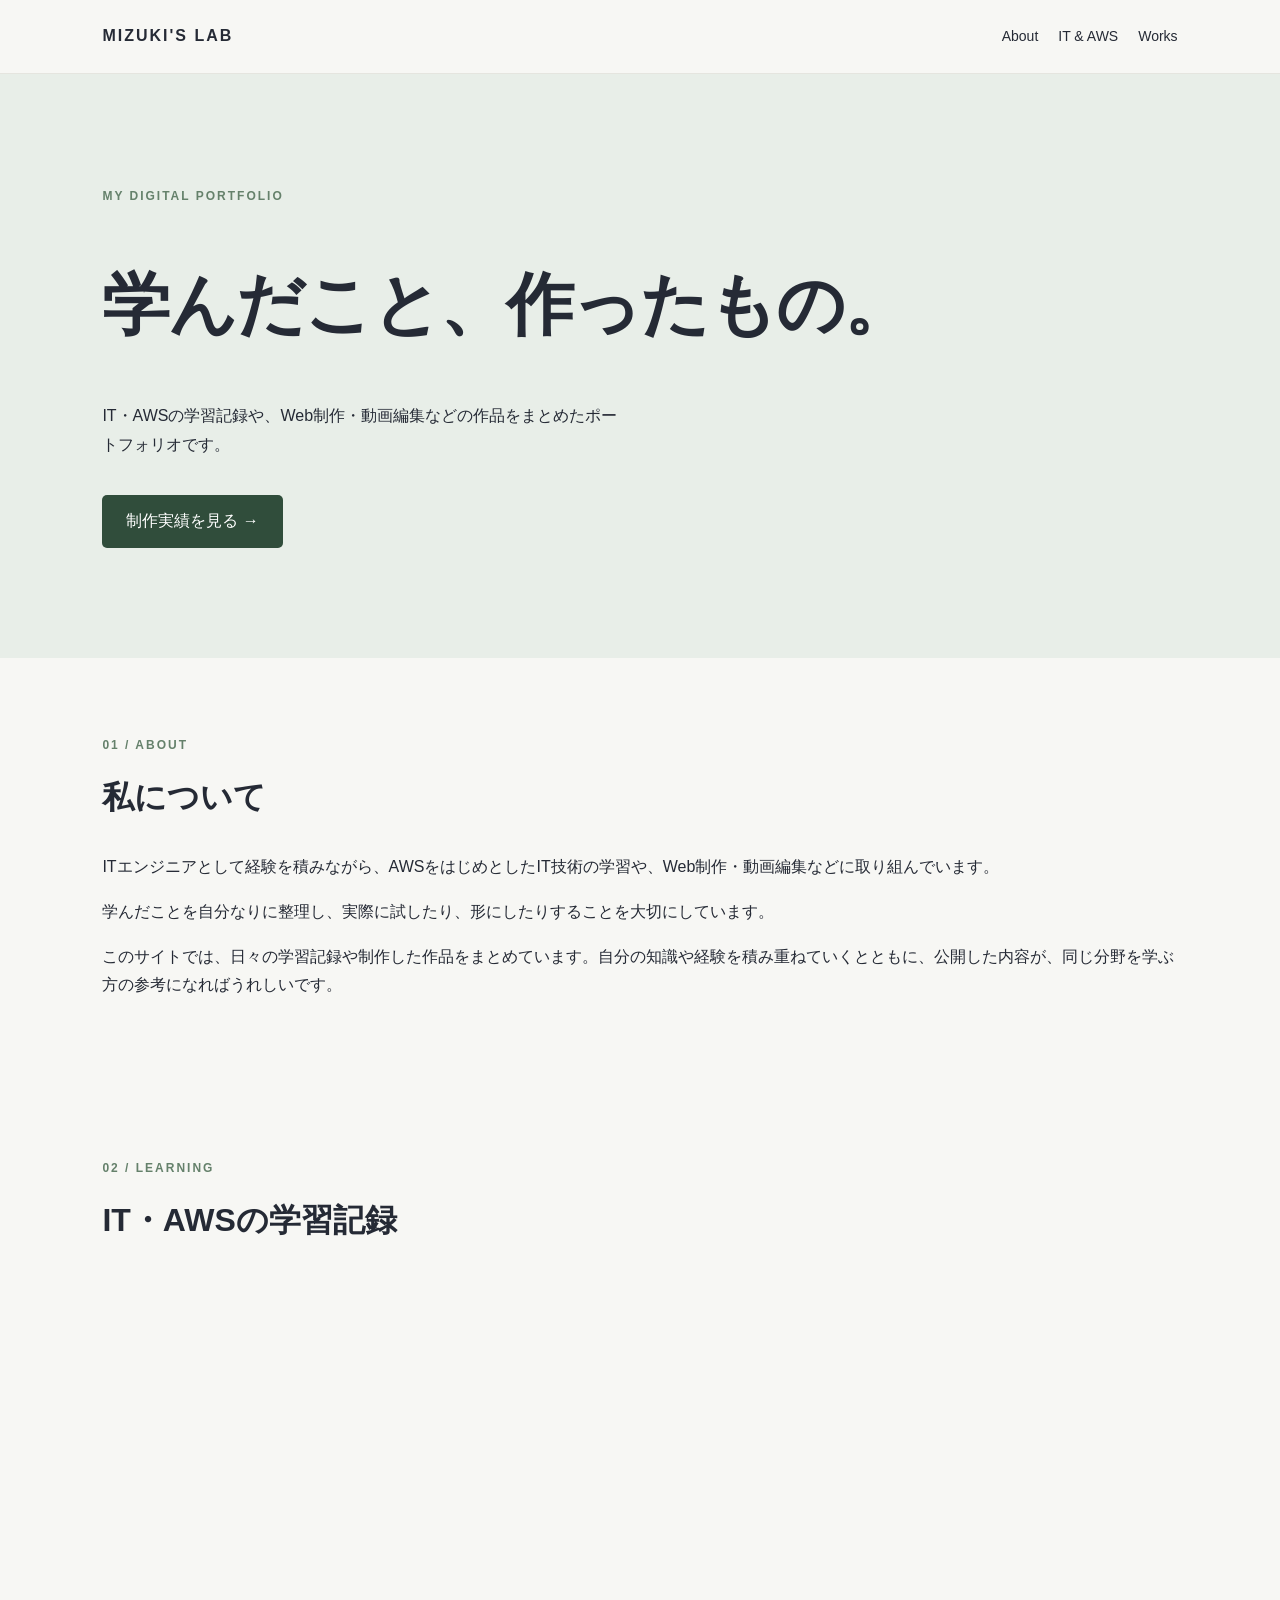
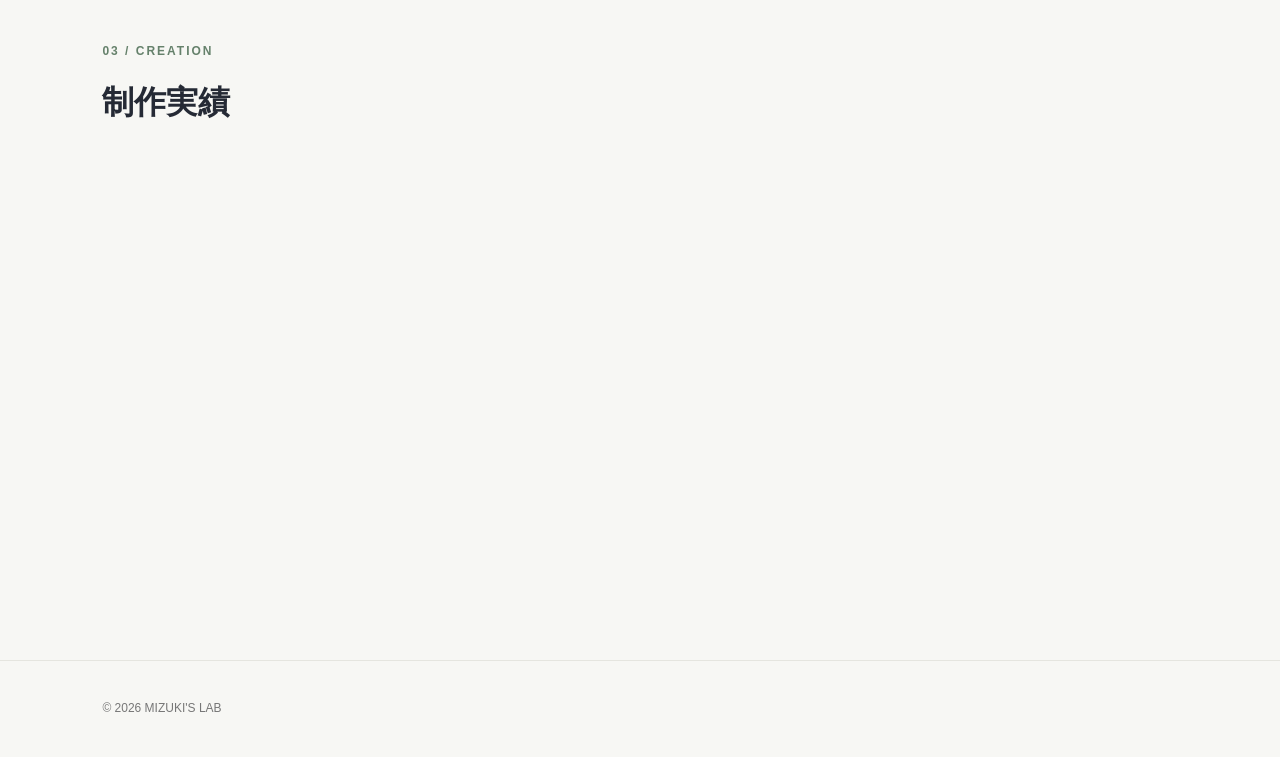
<file: index.html>
<!DOCTYPE html>
<html lang="ja">
<head>
  <meta charset="UTF-8">
  <meta name="viewport" content="width=device-width, initial-scale=1.0">
  <meta name="description" content="IT・AWSの学習記録とクリエイティブ作品をまとめたポートフォリオ。">
  <title>MIZUKI'S LAB | Digital Portfolio</title>
  <link rel="stylesheet" href="css/style.css">
</head>

<body>
  <header class="header">
    <a class="logo" href="#">MIZUKI'S LAB</a>
    <nav>
      <a href="#about">About</a>
      <a href="#it">IT &amp; AWS</a>
      <a href="#works">Works</a>
    </nav>
  </header>

  <main>
    <section class="hero">
      
      <p class="eyebrow">MY DIGITAL PORTFOLIO</p>
      <h1>学んだこと、作ったもの。</h1>
      <p>IT・AWSの学習記録や、Web制作・動画編集などの作品をまとめたポートフォリオです。</p>
      <a class="button" href="#works">制作実績を見る →</a>

    </section>

    
    <section id="about" class="section">
      <p class="eyebrow">01 / ABOUT</p>
      <h2>私について</h2>
      <p>ITエンジニアとして経験を積みながら、AWSをはじめとしたIT技術の学習や、Web制作・動画編集などに取り組んでいます。</p>
      <p>学んだことを自分なりに整理し、実際に試したり、形にしたりすることを大切にしています。</p>
      <p>このサイトでは、日々の学習記録や制作した作品をまとめています。自分の知識や経験を積み重ねていくとともに、公開した内容が、同じ分野を学ぶ方の参考になればうれしいです。</p>
    </section>

    <section id="it" class="section">
      <p class="eyebrow">02 / LEARNING</p>
      <h2>IT・AWSの学習記録</h2>
      <div class="cards">
        <a class="card" href="articles/aws-learning.html">
          <span>CLOUD</span>
          <h3>AWSの学習ノート</h3>
          <p>AWSのサービスの特徴や、学習して理解したことをまとめています。</p>
        </a>
        
        <a class="card" href="articles/it-basics.html">
          <span>TECHNOLOGY</span>
          <h3>ITの基礎知識</h3>
          <p>IT用語や技術の仕組みを、自分なりに整理して紹介します。</p>
        </a>

      </div>
    </section>

    
    <section id="works" class="section">
      <p class="eyebrow">03 / CREATION</p>
      <h2>制作実績</h2>
      <div class="cards">
        <a class="card" href="works/portfolio-site.html">
          <span>WEB DESIGN</span>
          <h3>ポートフォリオサイト</h3>
          <p>HTML・CSS・JavaScriptを使って制作している、自分のWebサイトです。</p>
        </a>
        
        <a class="card" href="works/video-editing.html">
          <span>VIDEO EDITING</span>
          <h3>動画編集</h3>
          <p>動画編集の取り組みや、制作した作品を紹介します。</p>
        </a>
        
        
        <a class="card" href="works/illustration-design.html">
          <span>ILLUSTRATION &amp; DESIGN</span>
          <h3>イラスト・デザイン</h3>
          <p>イラストやデザインの練習、制作した作品を紹介します。</p>
        </a>


      </div>
    </section>

  </main>

  <footer>
    <p>© 2026 MIZUKI'S LAB</p>
  </footer>

  <script src="js/main.js" defer></script>
</body>
</html>
</file>
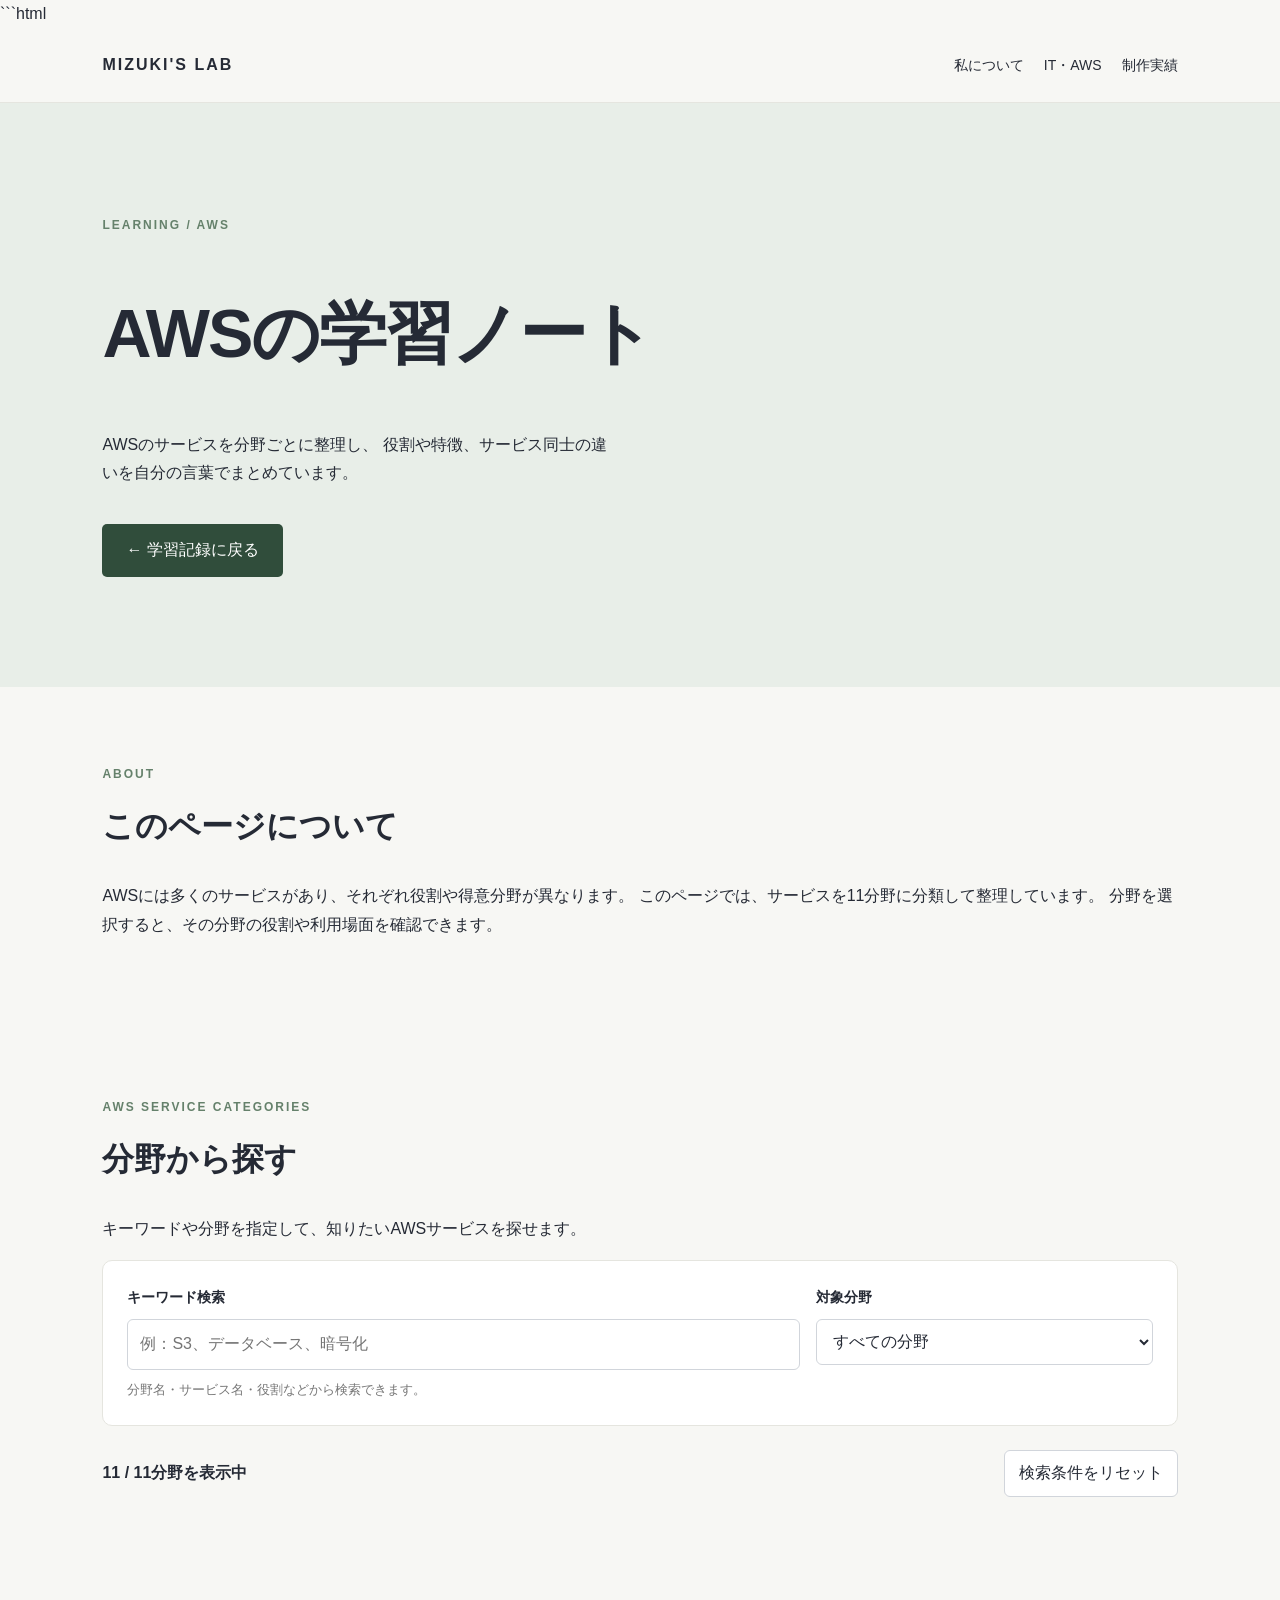
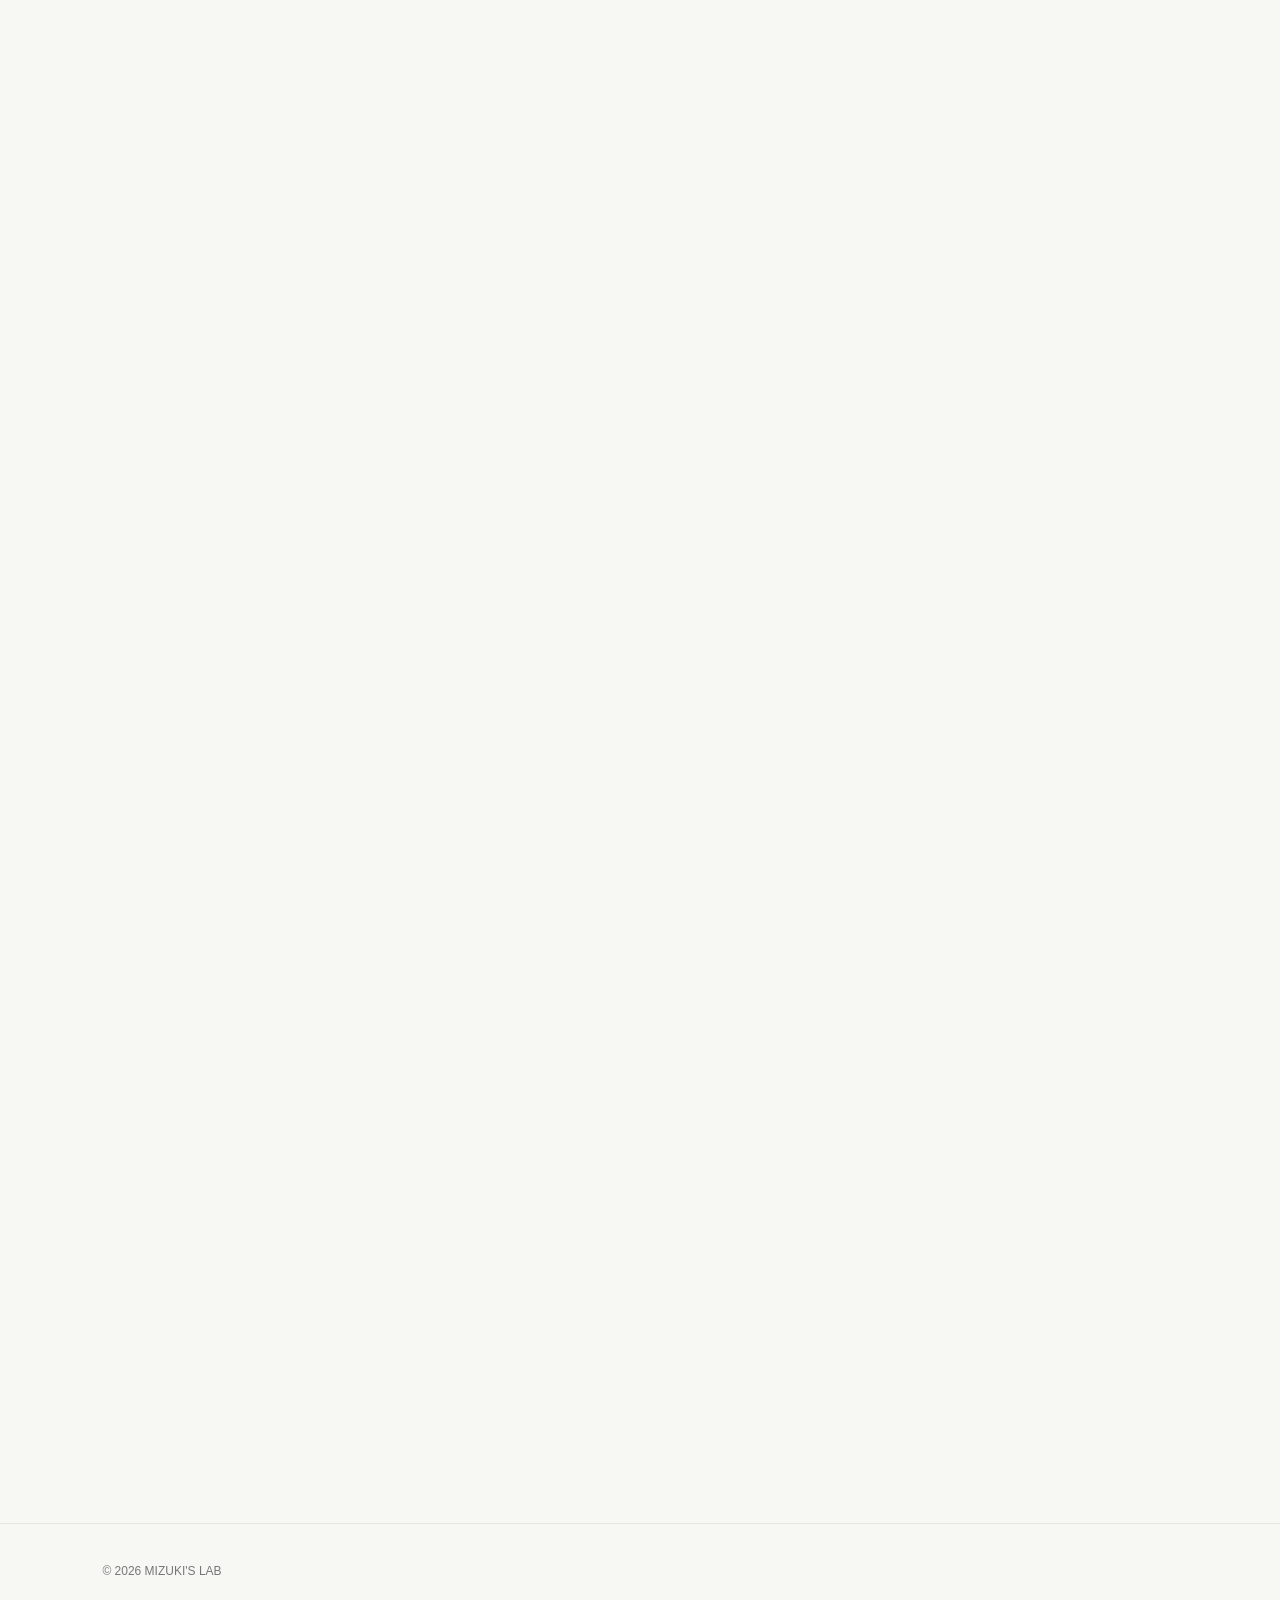
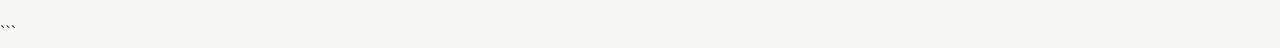
<file: articles/aws-learning.html>
```html
<!DOCTYPE html>
<html lang="ja">
<head>
  <meta charset="UTF-8">
  <meta name="viewport" content="width=device-width, initial-scale=1.0">

  <meta
    name="description"
    content="AWSの主要サービスを11分野に分類し、役割や特徴を整理した学習ノート。"
  >

  <title>AWSの学習ノート | MIZUKI'S LAB</title>

  <link rel="stylesheet" href="../css/style.css">
  <script src="../js/main.js" defer></script>
</head>

<body>

  <!-- ヘッダー -->

  <header class="header">
    <a class="logo" href="../index.html">MIZUKI'S LAB</a>

    <nav>
      <a href="../index.html#about">私について</a>
      <a href="../index.html#it">IT・AWS</a>
      <a href="../index.html#works">制作実績</a>
    </nav>
  </header>

  <main>

    <!-- ページ紹介 -->

    <section class="hero">
      <p class="eyebrow">LEARNING / AWS</p>

      <h1>AWSの学習ノート</h1>

      <p>
        AWSのサービスを分野ごとに整理し、
        役割や特徴、サービス同士の違いを自分の言葉でまとめています。
      </p>

      <a class="button" href="../index.html#it">
        ← 学習記録に戻る
      </a>
    </section>

    <!-- このページについて -->

    <section class="section">
      <p class="eyebrow">ABOUT</p>

      <h2>このページについて</h2>

      <p>
        AWSには多くのサービスがあり、それぞれ役割や得意分野が異なります。
        このページでは、サービスを11分野に分類して整理しています。
        分野を選択すると、その分野の役割や利用場面を確認できます。
      </p>
    </section>

    <!-- AWS分野一覧 -->

    <section class="section" id="aws-topics">

      <p class="eyebrow">AWS SERVICE CATEGORIES</p>

      <h2>分野から探す</h2>

      <p>
        キーワードや分野を指定して、知りたいAWSサービスを探せます。
      </p>

      <!-- 検索・フィルター -->

      <div class="aws-search-panel">

        <div class="aws-form-group">
          <label for="aws-search">キーワード検索</label>

          <input
            class="aws-input"
            type="search"
            id="aws-search"
            placeholder="例：S3、データベース、暗号化"
            autocomplete="off"
          >

          <p class="aws-search-hint">
            分野名・サービス名・役割などから検索できます。
          </p>
        </div>

        <div class="aws-form-group">
          <label for="aws-category-filter">対象分野</label>

          <select class="aws-select" id="aws-category-filter">
            <option value="all">すべての分野</option>
            <option value="compute">コンピューティング</option>
            <option value="storage">ストレージ</option>
            <option value="database">データベース</option>
            <option value="network">ネットワーク・コンテンツ配信</option>
            <option value="security">セキュリティ・認証・権限管理</option>
            <option value="analytics">データ分析・データ処理</option>
            <option value="integration">アプリケーション統合・メッセージング</option>
            <option value="operations">運用・監視・管理</option>
            <option value="automation">IaC・構築・デプロイ・自動化</option>
            <option value="migration">移行・転送・災害対策</option>
            <option value="edge">コンテンツ配信・エッジ・フロントエンド</option>
          </select>
        </div>

      </div>

      <!-- 検索結果 -->

      <div class="aws-results-header">

        <p
          class="aws-results-count"
          id="aws-results-count"
          aria-live="polite"
        >
          11分野を表示中
        </p>

        <button
          class="aws-reset-button"
          id="aws-reset"
          type="button"
        >
          検索条件をリセット
        </button>

      </div>

      <!-- カード一覧 -->

      <div class="cards aws-category-grid" id="aws-category-grid">

        <!-- 01 コンピューティング -->

        <details
          class="card aws-category-card"
          data-category="compute"
          data-search="コンピューティング compute ec2 lambda elastic beanstalk ecs eks fargate batch 仮想サーバー コンテナ 実行"
        >
          <summary>
            <span class="aws-category-label">01 / COMPUTE</span>

            <h3 class="aws-category-title">コンピューティング</h3>

            <span class="aws-service-label">主要サービス</span>

            <ul class="aws-service-list">
              <li>Amazon EC2</li>
              <li>AWS Lambda</li>
              <li>Elastic Beanstalk</li>
              <li>Amazon ECS</li>
              <li>Amazon EKS</li>
              <li>AWS Fargate</li>
              <li>AWS Batch</li>
            </ul>
          </summary>

          <div class="aws-card-detail">
            <h4>この分野の役割</h4>

            <p>
              アプリケーションやプログラムを実行するための計算環境を提供します。
              仮想サーバーを管理する方法から、サーバー管理を抑えて
              プログラムやコンテナを実行する方法まであります。
            </p>

            <h4>主な利用場面</h4>

            <ul>
              <li>仮想サーバーを構築する</li>
              <li>イベントに応じてプログラムを実行する</li>
              <li>コンテナアプリケーションを動かす</li>
              <li>バッチ処理を実行する</li>
            </ul>

            <p class="aws-card-note">
              学習ポイント：サーバー管理の有無、実行方式、拡張性の違い。
            </p>
          </div>
        </details>

        <!-- 02 ストレージ -->

        <details
          class="card aws-category-card"
          data-category="storage"
          data-search="ストレージ storage s3 ebs efs fsx glacier storage gateway オブジェクト ブロック ファイル バックアップ アーカイブ"
        >
          <summary>
            <span class="aws-category-label">02 / STORAGE</span>

            <h3 class="aws-category-title">ストレージ</h3>

            <span class="aws-service-label">主要サービス</span>

            <ul class="aws-service-list">
              <li>Amazon S3</li>
              <li>Amazon EBS</li>
              <li>Amazon EFS</li>
              <li>Amazon FSx</li>
              <li>S3 Glacier</li>
              <li>Storage Gateway</li>
            </ul>
          </summary>

          <div class="aws-card-detail">
            <h4>この分野の役割</h4>

            <p>
              ファイル、アプリケーションのデータ、バックアップなどを保存します。
              データの種類やアクセス頻度、共有方法、コストに応じて
              適切なストレージを選択します。
            </p>

            <h4>主な利用場面</h4>

            <ul>
              <li>画像やログを保存する</li>
              <li>EC2のディスクを用意する</li>
              <li>複数のサーバーでファイルを共有する</li>
              <li>長期間アクセスしないデータを保管する</li>
            </ul>

            <p class="aws-card-note">
              学習ポイント：オブジェクト・ブロック・ファイルの違い。
            </p>
          </div>
        </details>

        <!-- 03 データベース -->

        <details
          class="card aws-category-card"
          data-category="database"
          data-search="データベース database rds aurora dynamodb elasticache memorydb redshift documentdb sql nosql キャッシュ 分析"
        >
          <summary>
            <span class="aws-category-label">03 / DATABASE</span>

            <h3 class="aws-category-title">データベース</h3>

            <span class="aws-service-label">主要サービス</span>

            <ul class="aws-service-list">
              <li>Amazon RDS</li>
              <li>Amazon Aurora</li>
              <li>Amazon DynamoDB</li>
              <li>Amazon ElastiCache</li>
              <li>Amazon MemoryDB</li>
              <li>Amazon Redshift</li>
              <li>Amazon DocumentDB</li>
            </ul>
          </summary>

          <div class="aws-card-detail">
            <h4>この分野の役割</h4>

            <p>
              アプリケーションが利用するデータを保存・検索・更新します。
              データの構造やアクセス方法、処理速度、可用性などの要件に応じて、
              リレーショナルデータベースやNoSQLなどを選択します。
            </p>

            <h4>主な利用場面</h4>

            <ul>
              <li>業務システムのデータを管理する</li>
              <li>大量のキー・バリュー型データを扱う</li>
              <li>読み込みを高速化する</li>
              <li>大量のデータを分析する</li>
            </ul>

            <p class="aws-card-note">
              学習ポイント：RDS・DynamoDB・ElastiCache・Redshiftの使い分け。
            </p>
          </div>
        </details>

        <!-- 04 ネットワーク・コンテンツ配信 -->

        <details
          class="card aws-category-card"
          data-category="network"
          data-search="ネットワーク コンテンツ配信 network vpc elb alb nlb route 53 dns cloudfront direct connect site-to-site vpn transit gateway privatelink global accelerator 通信 接続"
        >
          <summary>
            <span class="aws-category-label">04 / NETWORK</span>

            <h3 class="aws-category-title">ネットワーク・コンテンツ配信</h3>

            <span class="aws-service-label">主要サービス</span>

            <ul class="aws-service-list">
              <li>Amazon VPC</li>
              <li>Elastic Load Balancing</li>
              <li>Amazon Route 53</li>
              <li>Amazon CloudFront</li>
              <li>AWS Direct Connect</li>
              <li>Site-to-Site VPN</li>
              <li>Transit Gateway</li>
              <li>AWS PrivateLink</li>
              <li>Global Accelerator</li>
            </ul>
          </summary>

          <div class="aws-card-detail">
            <h4>この分野の役割</h4>

            <p>
              AWS上のネットワークを構築し、リソース同士の通信や
              インターネットとの接続を管理します。
              通信の振り分け、名前解決、拠点間接続なども扱います。
            </p>

            <h4>主な利用場面</h4>

            <ul>
              <li>クラウド上にネットワークを構築する</li>
              <li>複数のサーバーに通信を振り分ける</li>
              <li>ドメイン名からサービスに接続する</li>
              <li>社内ネットワークとAWSを接続する</li>
            </ul>

            <p class="aws-card-note">
              学習ポイント：VPC・サブネット・ルートテーブル・DNS・接続方式。
            </p>
          </div>
        </details>

        <!-- 05 セキュリティ -->

        <details
          class="card aws-category-card"
          data-category="security"
          data-search="セキュリティ 認証 権限管理 security iam identity center kms secrets manager certificate manager acm waf shield guardduty security hub cognito 暗号化 脅威"
        >
          <summary>
            <span class="aws-category-label">05 / SECURITY</span>

            <h3 class="aws-category-title">セキュリティ・認証・権限管理</h3>

            <span class="aws-service-label">主要サービス</span>

            <ul class="aws-service-list">
              <li>AWS IAM</li>
              <li>IAM Identity Center</li>
              <li>AWS KMS</li>
              <li>Secrets Manager</li>
              <li>AWS Certificate Manager</li>
              <li>AWS WAF</li>
              <li>AWS Shield</li>
              <li>Amazon GuardDuty</li>
              <li>AWS Security Hub</li>
              <li>Amazon Cognito</li>
            </ul>
          </summary>

          <div class="aws-card-detail">
            <h4>この分野の役割</h4>

            <p>
              AWSリソースへのアクセス権限、データの暗号化、
              認証情報の保護、脅威の検出などを通じて、
              システムやデータの安全性を確保します。
            </p>

            <h4>主な利用場面</h4>

            <ul>
              <li>ユーザーごとに操作できる範囲を制限する</li>
              <li>保存データを暗号化する</li>
              <li>パスワードやAPIキーを管理する</li>
              <li>不審な操作や攻撃を検知する</li>
            </ul>

            <p class="aws-card-note">
              学習ポイント：認証と認可、暗号化、アクセス制御、脅威検出。
            </p>
          </div>
        </details>

        <!-- 06 データ分析・データ処理 -->

        <details
          class="card aws-category-card"
          data-category="analytics"
          data-search="データ分析 データ処理 analytics athena glue kinesis data streams data firehose emr quicksight lake formation data exchange etl データレイク BI ストリーミング"
        >
          <summary>
            <span class="aws-category-label">06 / ANALYTICS</span>

            <h3 class="aws-category-title">データ分析・データ処理</h3>

            <span class="aws-service-label">主要サービス</span>

            <ul class="aws-service-list">
              <li>Amazon Athena</li>
              <li>AWS Glue</li>
              <li>Amazon Kinesis Data Streams</li>
              <li>Amazon Data Firehose</li>
              <li>Amazon EMR</li>
              <li>Amazon QuickSight</li>
              <li>AWS Lake Formation</li>
              <li>AWS Data Exchange</li>
            </ul>
          </summary>

          <div class="aws-card-detail">
            <h4>この分野の役割</h4>

            <p>
              大量のデータを収集・加工・蓄積・分析し、
              意思決定や業務改善に役立つ情報を取り出します。
              リアルタイム処理から大規模なデータ分析まで対応します。
            </p>

            <h4>主な利用場面</h4>

            <ul>
              <li>S3上のデータをSQLで分析する</li>
              <li>複数のデータソースを加工・統合する</li>
              <li>リアルタイムのイベントデータを処理する</li>
              <li>分析結果をダッシュボードで表示する</li>
            </ul>

            <p class="aws-card-note">
              学習ポイント：データ収集・ETL・データレイク・分析の違い。
            </p>
          </div>
        </details>

        <!-- 07 アプリケーション統合 -->

        <details
          class="card aws-category-card"
          data-category="integration"
          data-search="アプリケーション統合 メッセージング integration sqs sns eventbridge step functions amazon mq キュー 通知 イベント ワークフロー 非同期"
        >
          <summary>
            <span class="aws-category-label">07 / INTEGRATION</span>

            <h3 class="aws-category-title">アプリケーション統合・メッセージング</h3>

            <span class="aws-service-label">主要サービス</span>

            <ul class="aws-service-list">
              <li>Amazon SQS</li>
              <li>Amazon SNS</li>
              <li>Amazon EventBridge</li>
              <li>AWS Step Functions</li>
              <li>Amazon MQ</li>
            </ul>
          </summary>

          <div class="aws-card-detail">
            <h4>この分野の役割</h4>

            <p>
              複数のアプリケーションやAWSサービスを連携させます。
              メッセージを介して処理を分離したり、
              イベントに応じて処理を実行したりできます。
            </p>

            <h4>主な利用場面</h4>

            <ul>
              <li>処理をキューにためて順次実行する</li>
              <li>複数の宛先に通知を送る</li>
              <li>イベントをきっかけに処理を開始する</li>
              <li>複数の処理をワークフローとして組み合わせる</li>
            </ul>

            <p class="aws-card-note">
              学習ポイント：SQS・SNS・EventBridgeの使い分け。
            </p>
          </div>
        </details>

        <!-- 08 運用・監視・管理 -->

        <details
          class="card aws-category-card"
          data-category="operations"
          data-search="運用 監視 管理 operations cloudwatch cloudtrail config systems manager trusted advisor health organizations control tower ログ メトリクス アカウント"
        >
          <summary>
            <span class="aws-category-label">08 / OPERATIONS</span>

            <h3 class="aws-category-title">運用・監視・管理</h3>

            <span class="aws-service-label">主要サービス</span>

            <ul class="aws-service-list">
              <li>Amazon CloudWatch</li>
              <li>AWS CloudTrail</li>
              <li>AWS Config</li>
              <li>AWS Systems Manager</li>
              <li>AWS Trusted Advisor</li>
              <li>AWS Health</li>
              <li>AWS Organizations</li>
              <li>AWS Control Tower</li>
            </ul>
          </summary>

          <div class="aws-card-detail">
            <h4>この分野の役割</h4>

            <p>
              AWS環境の状態や操作履歴を確認し、
              設定変更の追跡、障害の検知、運用作業の効率化を支援します。
              複数アカウントの管理にも利用します。
            </p>

            <h4>主な利用場面</h4>

            <ul>
              <li>CPU使用率などを監視する</li>
              <li>誰がどの操作を行ったか確認する</li>
              <li>リソース設定の変更を追跡する</li>
              <li>複数のAWSアカウントを管理する</li>
            </ul>

            <p class="aws-card-note">
              学習ポイント：監視・操作履歴・構成管理の違い。
            </p>
          </div>
        </details>

        <!-- 09 IaC・構築・デプロイ・自動化 -->

        <details
          class="card aws-category-card"
          data-category="automation"
          data-search="iac 構築 デプロイ 自動化 automation cloudformation cdk codebuild codepipeline codedeploy systems manager infrastructure as code ci cd ビルド テスト リリース"
        >
          <summary>
            <span class="aws-category-label">09 / AUTOMATION</span>

            <h3 class="aws-category-title">IaC・構築・デプロイ・自動化</h3>

            <span class="aws-service-label">主要サービス</span>

            <ul class="aws-service-list">
              <li>AWS CloudFormation</li>
              <li>AWS CDK</li>
              <li>AWS CodeBuild</li>
              <li>AWS CodePipeline</li>
              <li>AWS CodeDeploy</li>
              <li>Systems Manager Automation</li>
            </ul>
          </summary>

          <div class="aws-card-detail">
            <h4>この分野の役割</h4>

            <p>
              インフラ構築やアプリケーションのビルド・テスト・デプロイを
              コードや自動処理で管理します。
              手作業を減らし、構築手順の再現性や運用効率を高めます。
            </p>

            <h4>主な利用場面</h4>

            <ul>
              <li>同じインフラ構成を繰り返し作る</li>
              <li>コードでインフラを管理する</li>
              <li>テストからリリースまでを自動化する</li>
              <li>定型的な運用作業を自動実行する</li>
            </ul>

            <p class="aws-card-note">
              学習ポイント：IaCとCI/CD、それぞれの役割。
            </p>
          </div>
        </details>

        <!-- 10 移行・転送・災害対策 -->

        <details
          class="card aws-category-card"
          data-category="migration"
          data-search="移行 転送 災害対策 migration application migration service database migration service dms datasync transfer family backup elastic disaster recovery レプリケーション DR"
        >
          <summary>
            <span class="aws-category-label">10 / MIGRATION &amp; RECOVERY</span>

            <h3 class="aws-category-title">移行・転送・災害対策</h3>

            <span class="aws-service-label">主要サービス</span>

            <ul class="aws-service-list">
              <li>Application Migration Service</li>
              <li>AWS DMS</li>
              <li>AWS DataSync</li>
              <li>AWS Transfer Family</li>
              <li>AWS Backup</li>
              <li>Elastic Disaster Recovery</li>
            </ul>
          </summary>

          <div class="aws-card-detail">
            <h4>この分野の役割</h4>

            <p>
              オンプレミス環境などからAWSへの移行、
              データの転送、バックアップ、災害発生時の復旧を支援します。
              データやシステムを安全に移行し、障害への備えを整えます。
            </p>

            <h4>主な利用場面</h4>

            <ul>
              <li>既存サーバーをAWSへ移行する</li>
              <li>データベースを移行・複製する</li>
              <li>大量のファイルを転送する</li>
              <li>障害時にシステムを復旧できるようにする</li>
            </ul>

            <p class="aws-card-note">
              学習ポイント：移行・転送・バックアップ・災害復旧の違い。
            </p>
          </div>
        </details>

        <!-- 11 コンテンツ配信・エッジ・フロントエンド -->

        <details
          class="card aws-category-card"
          data-category="edge"
          data-search="コンテンツ配信 エッジ フロントエンド edge cloudfront amplify global accelerator wavelength web モバイルアプリ キャッシュ 配信"
        >
          <summary>
            <span class="aws-category-label">11 / EDGE &amp; FRONTEND</span>

            <h3 class="aws-category-title">コンテンツ配信・エッジ・フロントエンド</h3>

            <span class="aws-service-label">主要サービス</span>

            <ul class="aws-service-list">
              <li>Amazon CloudFront</li>
              <li>AWS Amplify</li>
              <li>AWS Global Accelerator</li>
              <li>AWS Wavelength</li>
            </ul>
          </summary>

          <div class="aws-card-detail">
            <h4>この分野の役割</h4>

            <p>
              Webコンテンツの配信やフロントエンドアプリケーションの開発を支援し、
              ユーザーに近い場所を活用した配信・処理などを実現します。
            </p>

            <h4>主な利用場面</h4>

            <ul>
              <li>Webサイトのコンテンツを高速に配信する</li>
              <li>Webアプリケーションの開発・公開を効率化する</li>
              <li>グローバルな通信を最適化する</li>
              <li>5Gネットワークに近い場所で処理する</li>
            </ul>

            <p class="aws-card-note">
              学習ポイント：ネットワークとエッジを活用した仕組みの違い。
            </p>
          </div>
        </details>

      </div>

      <!-- 検索結果が0件の場合 -->

      <div
        class="aws-no-results"
        id="aws-no-results"
        hidden
      >
        <p>条件に一致する分野が見つかりませんでした。</p>
        <p>別のキーワードで検索するか、分野を変更してください。</p>
      </div>

    </section>

  </main>

  <!-- フッター -->

  <footer>
    <p>© 2026 MIZUKI'S LAB</p>
  </footer>

</body>
</html>
```
</file>
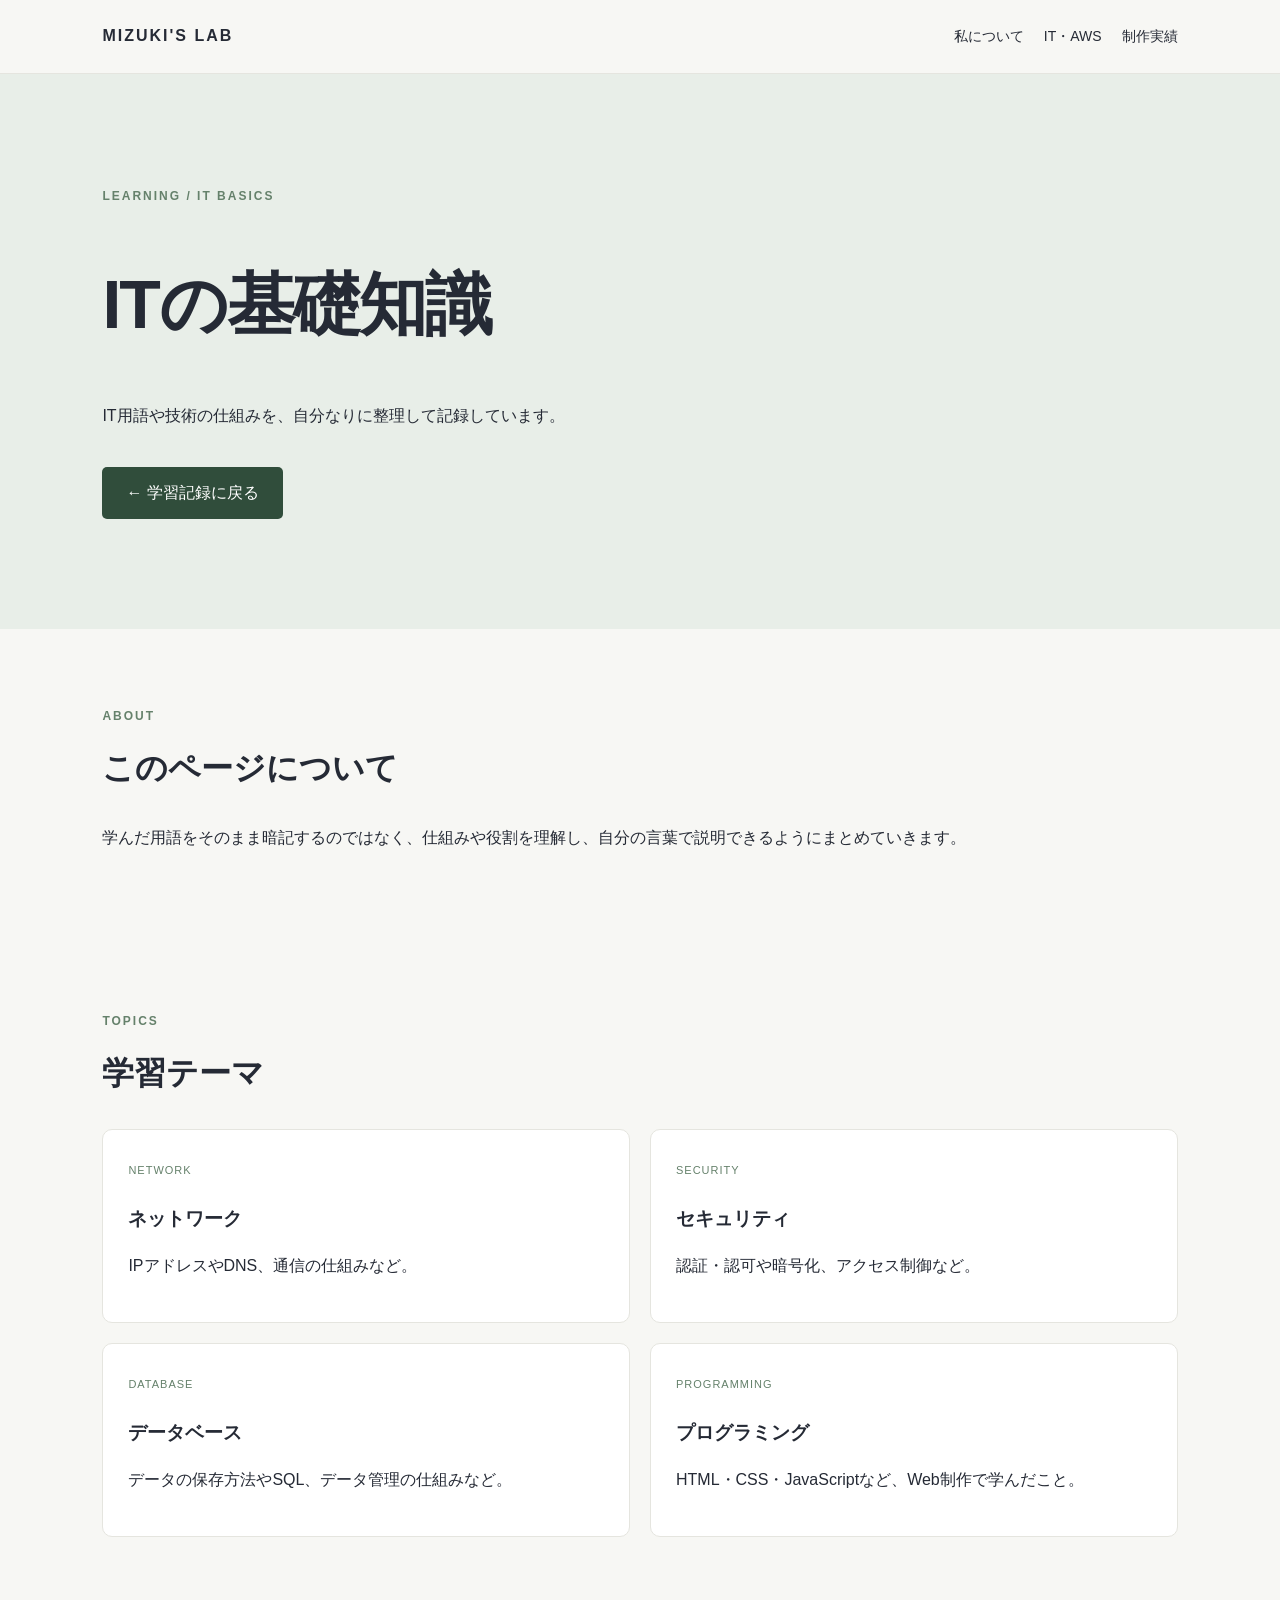
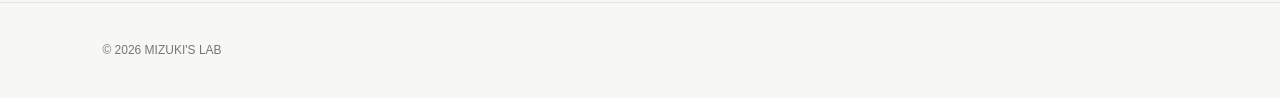
<file: articles/it-basics.html>
<!DOCTYPE html>
<html lang="ja">
<head>
  <meta charset="UTF-8">
  <meta name="viewport" content="width=device-width, initial-scale=1.0">
  <meta name="description" content="IT用語や技術の仕組みをわかりやすく整理した学習記録。">
  <title>ITの基礎知識 | MIZUKI'S LAB</title>
  <link rel="stylesheet" href="../css/style.css">
</head>
<body>
  <header class="header">
    <a class="logo" href="../index.html">MIZUKI'S LAB</a>
    <nav>
      <a href="../index.html#about">私について</a>
      <a href="../index.html#it">IT・AWS</a>
      <a href="../index.html#works">制作実績</a>
    </nav>
  </header>

  <main>
    <section class="hero">
      <p class="eyebrow">LEARNING / IT BASICS</p>
      <h1>ITの基礎知識</h1>
      <p>IT用語や技術の仕組みを、自分なりに整理して記録しています。</p>
      <a class="button" href="../index.html#it">← 学習記録に戻る</a>
    </section>

    <section class="section">
      <p class="eyebrow">ABOUT</p>
      <h2>このページについて</h2>
      <p>学んだ用語をそのまま暗記するのではなく、仕組みや役割を理解し、自分の言葉で説明できるようにまとめていきます。</p>
    </section>

    <section class="section">
      <p class="eyebrow">TOPICS</p>
      <h2>学習テーマ</h2>
      <div class="cards">
        <article class="card">
          <span>NETWORK</span>
          <h3>ネットワーク</h3>
          <p>IPアドレスやDNS、通信の仕組みなど。</p>
        </article>
        <article class="card">
          <span>SECURITY</span>
          <h3>セキュリティ</h3>
          <p>認証・認可や暗号化、アクセス制御など。</p>
        </article>
        <article class="card">
          <span>DATABASE</span>
          <h3>データベース</h3>
          <p>データの保存方法やSQL、データ管理の仕組みなど。</p>
        </article>
        <article class="card">
          <span>PROGRAMMING</span>
          <h3>プログラミング</h3>
          <p>HTML・CSS・JavaScriptなど、Web制作で学んだこと。</p>
        </article>
      </div>
    </section>
  </main>

  <footer>
    <p>© 2026 MIZUKI'S LAB</p>
  </footer>
</body>
</html>
</file>
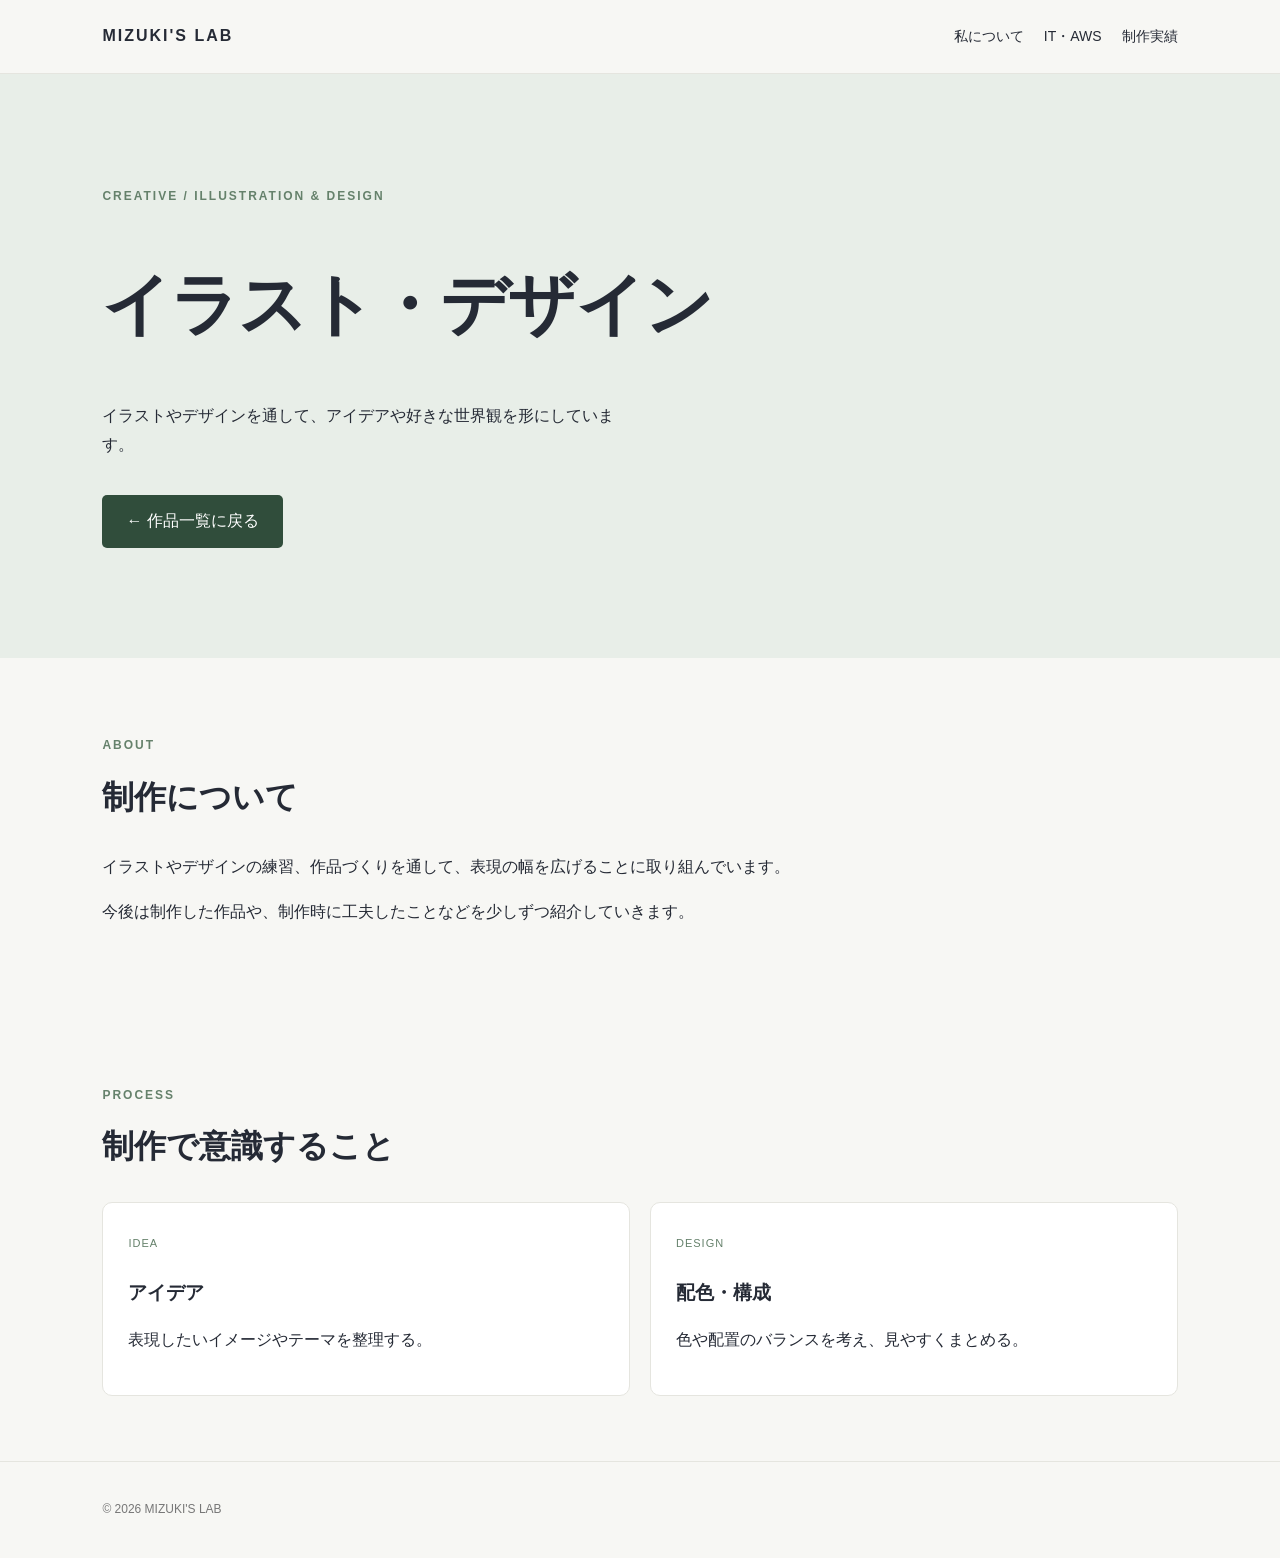
<file: works/illustration-design.html>
<!DOCTYPE html>
<html lang="ja">
<head>
  <meta charset="UTF-8">
  <meta name="viewport" content="width=device-width, initial-scale=1.0">
  <meta name="description" content="イラストやデザインの制作記録をまとめたページ。">
  <title>イラスト・デザイン | MIZUKI'S LAB</title>
  <link rel="stylesheet" href="../css/style.css">
</head>
<body>
  <header class="header">
    <a class="logo" href="../index.html">MIZUKI'S LAB</a>
    <nav>
      <a href="../index.html#about">私について</a>
      <a href="../index.html#it">IT・AWS</a>
      <a href="../index.html#works">制作実績</a>
    </nav>
  </header>

  <main>
    <section class="hero">
      <p class="eyebrow">CREATIVE / ILLUSTRATION & DESIGN</p>
      <h1>イラスト・デザイン</h1>
      <p>イラストやデザインを通して、アイデアや好きな世界観を形にしています。</p>
      <a class="button" href="../index.html#works">← 作品一覧に戻る</a>
    </section>

    <section class="section">
      <p class="eyebrow">ABOUT</p>
      <h2>制作について</h2>
      <p>イラストやデザインの練習、作品づくりを通して、表現の幅を広げることに取り組んでいます。</p>
      <p>今後は制作した作品や、制作時に工夫したことなどを少しずつ紹介していきます。</p>
    </section>

    <section class="section">
      <p class="eyebrow">PROCESS</p>
      <h2>制作で意識すること</h2>
      <div class="cards">
        <article class="card">
          <span>IDEA</span>
          <h3>アイデア</h3>
          <p>表現したいイメージやテーマを整理する。</p>
        </article>
        <article class="card">
          <span>DESIGN</span>
          <h3>配色・構成</h3>
          <p>色や配置のバランスを考え、見やすくまとめる。</p>
        </article>
      </div>
    </section>
  </main>

  <footer>
    <p>© 2026 MIZUKI'S LAB</p>
  </footer>
</body>
</html>
</file>
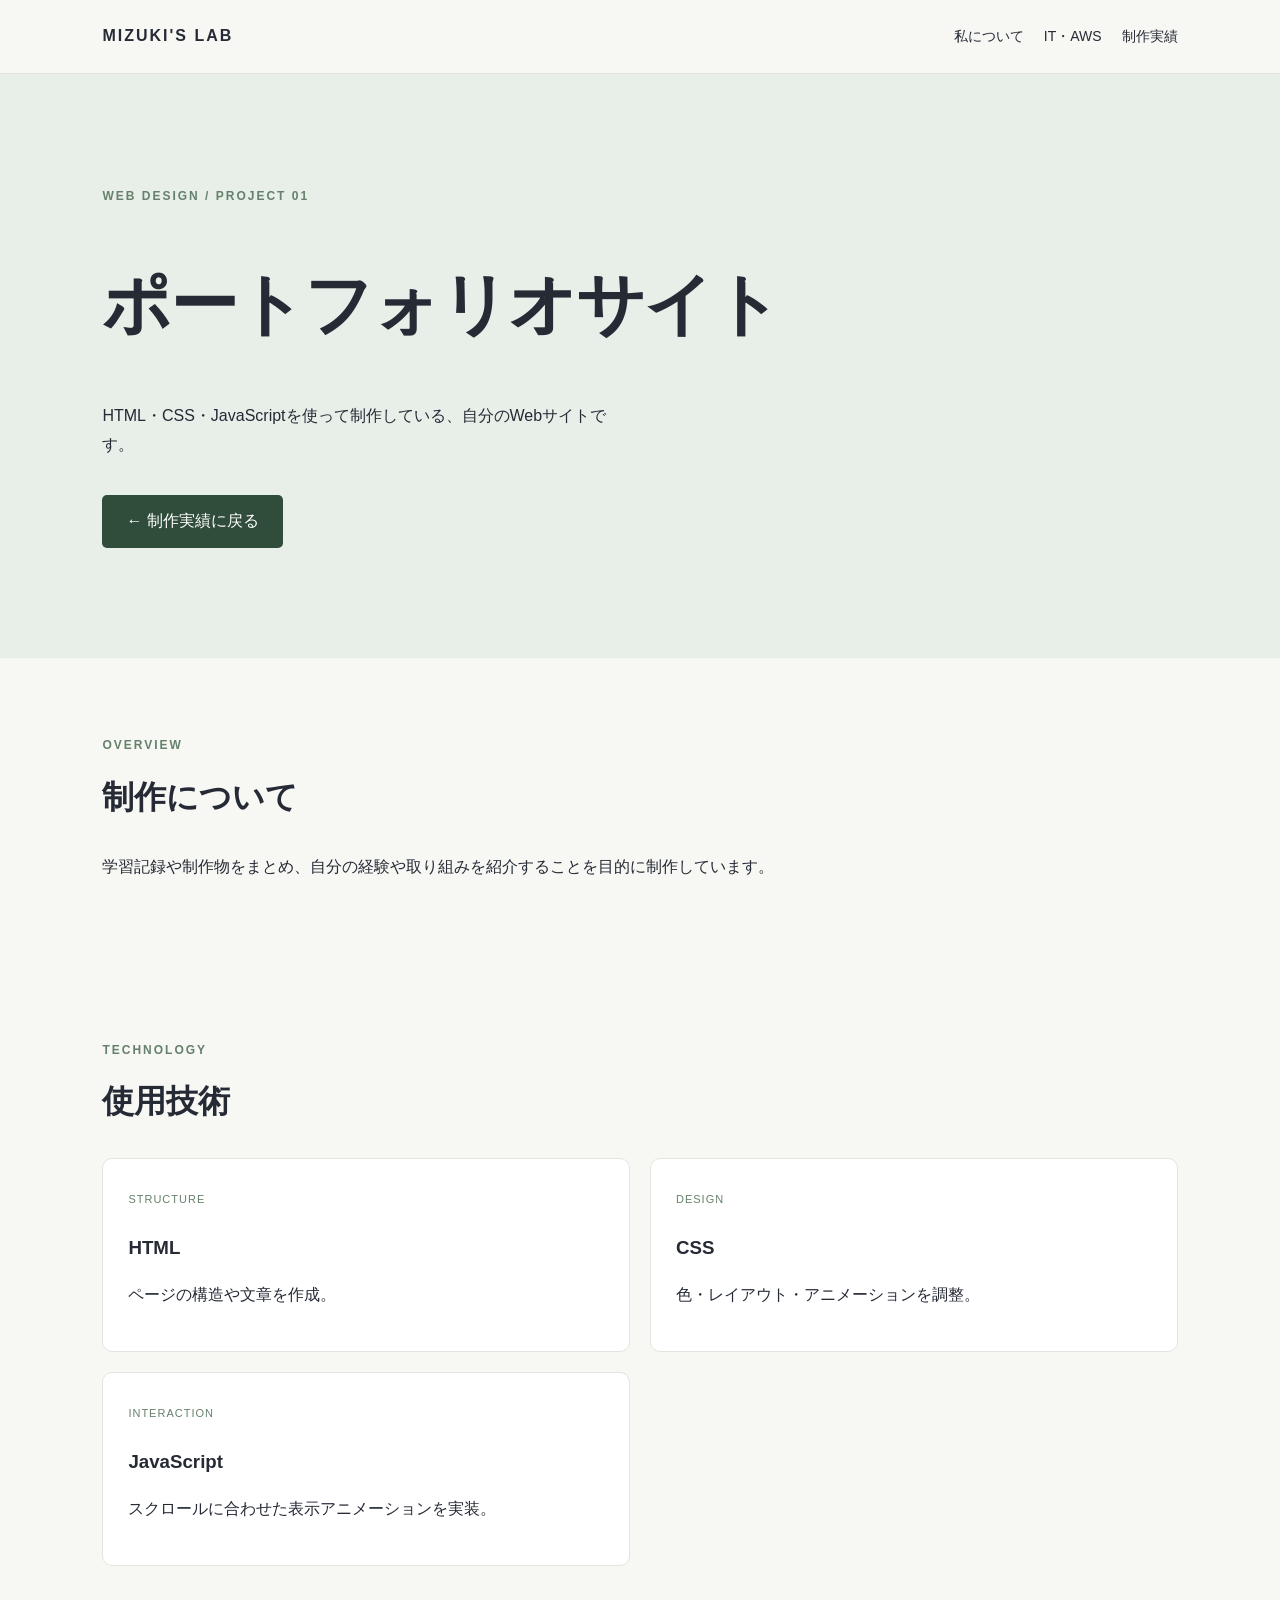
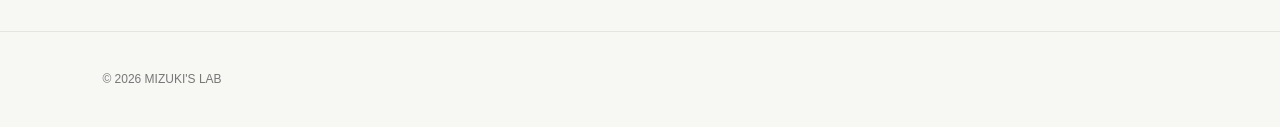
<file: works/portfolio-site.html>
<!DOCTYPE html>
<html lang="ja">
<head>
  <meta charset="UTF-8">
  <meta name="viewport" content="width=device-width, initial-scale=1.0">
  <meta name="description" content="MIZUKI'S LABのポートフォリオサイト制作記録。">
  <title>ポートフォリオサイト | MIZUKI'S LAB</title>
  <link rel="stylesheet" href="../css/style.css">
</head>
<body>
  <header class="header">
    <a class="logo" href="../index.html">MIZUKI'S LAB</a>
    <nav>
      <a href="../index.html#about">私について</a>
      <a href="../index.html#it">IT・AWS</a>
      <a href="../index.html#works">制作実績</a>
    </nav>
  </header>

  <main>
    <section class="hero">
      <p class="eyebrow">WEB DESIGN / PROJECT 01</p>
      <h1>ポートフォリオサイト</h1>
      <p>HTML・CSS・JavaScriptを使って制作している、自分のWebサイトです。</p>
      <a class="button" href="../index.html#works">← 制作実績に戻る</a>
    </section>

    <section class="section">
      <p class="eyebrow">OVERVIEW</p>
      <h2>制作について</h2>
      <p>学習記録や制作物をまとめ、自分の経験や取り組みを紹介することを目的に制作しています。</p>
    </section>

    <section class="section">
      <p class="eyebrow">TECHNOLOGY</p>
      <h2>使用技術</h2>
      <div class="cards">
        <article class="card">
          <span>STRUCTURE</span>
          <h3>HTML</h3>
          <p>ページの構造や文章を作成。</p>
        </article>
        <article class="card">
          <span>DESIGN</span>
          <h3>CSS</h3>
          <p>色・レイアウト・アニメーションを調整。</p>
        </article>
        <article class="card">
          <span>INTERACTION</span>
          <h3>JavaScript</h3>
          <p>スクロールに合わせた表示アニメーションを実装。</p>
        </article>
      </div>
    </section>
  </main>

  <footer>
    <p>© 2026 MIZUKI'S LAB</p>
  </footer>
</body>
</html>
</file>
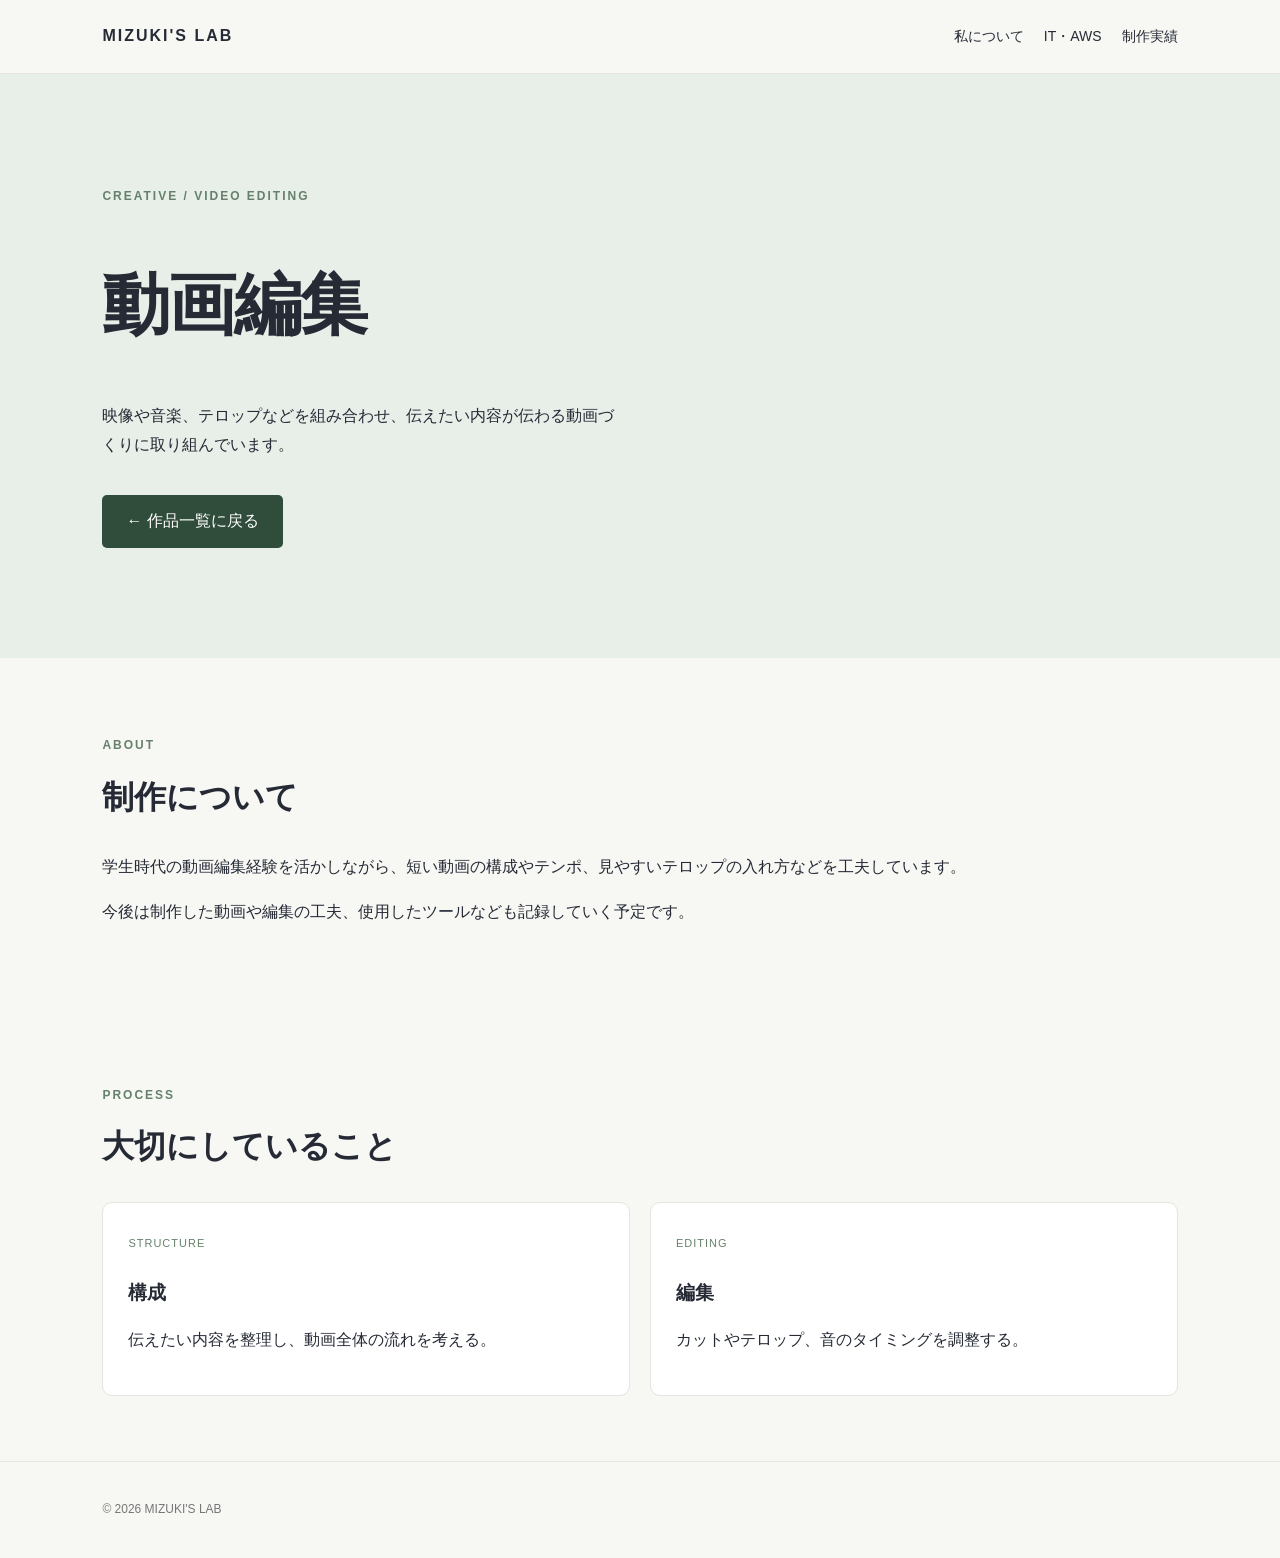
<file: works/video-editing.html>
<!DOCTYPE html>
<html lang="ja">
<head>
  <meta charset="UTF-8">
  <meta name="viewport" content="width=device-width, initial-scale=1.0">
  <meta name="description" content="動画編集の制作記録や取り組みをまとめたページ。">
  <title>動画編集 | MIZUKI'S LAB</title>
  <link rel="stylesheet" href="../css/style.css">
</head>
<body>
  <header class="header">
    <a class="logo" href="../index.html">MIZUKI'S LAB</a>
    <nav>
      <a href="../index.html#about">私について</a>
      <a href="../index.html#it">IT・AWS</a>
      <a href="../index.html#works">制作実績</a>
    </nav>
  </header>

  <main>
    <section class="hero">
      <p class="eyebrow">CREATIVE / VIDEO EDITING</p>
      <h1>動画編集</h1>
      <p>映像や音楽、テロップなどを組み合わせ、伝えたい内容が伝わる動画づくりに取り組んでいます。</p>
      <a class="button" href="../index.html#works">← 作品一覧に戻る</a>
    </section>

    <section class="section">
      <p class="eyebrow">ABOUT</p>
      <h2>制作について</h2>
      <p>学生時代の動画編集経験を活かしながら、短い動画の構成やテンポ、見やすいテロップの入れ方などを工夫しています。</p>
      <p>今後は制作した動画や編集の工夫、使用したツールなども記録していく予定です。</p>
    </section>

    <section class="section">
      <p class="eyebrow">PROCESS</p>
      <h2>大切にしていること</h2>
      <div class="cards">
        <article class="card">
          <span>STRUCTURE</span>
          <h3>構成</h3>
          <p>伝えたい内容を整理し、動画全体の流れを考える。</p>
        </article>
        <article class="card">
          <span>EDITING</span>
          <h3>編集</h3>
          <p>カットやテロップ、音のタイミングを調整する。</p>
        </article>
      </div>
    </section>
  </main>

  <footer>
    <p>© 2026 MIZUKI'S LAB</p>
  </footer>
</body>
</html>
</file>
<file: css/style.css>
/* ========================================
   基本設定
======================================== */

* {
  box-sizing: border-box;
}

html {
  scroll-behavior: smooth;
}

body {
  margin: 0;
  background: #f7f7f4;
  color: #252a35;
  font-family: Arial, "Noto Sans JP", sans-serif;
  line-height: 1.8;
}

a {
  color: inherit;
  text-decoration: none;
}

/* ========================================
   ヘッダー
======================================== */

.header {
  display: flex;
  justify-content: space-between;
  align-items: center;
  padding: 22px 8%;
  border-bottom: 1px solid #e5e5df;
  background: #f7f7f4;
}

.logo {
  font-weight: bold;
  letter-spacing: 2px;
}

nav {
  display: flex;
  gap: 20px;
}

nav a {
  font-size: 14px;
  transition: color 0.3s;
}

nav a:hover {
  color: #65816b;
}

/* ========================================
   ヒーロー
======================================== */

.hero {
  padding: 100px 8% 110px;
  background: #e8eee8;
}

.eyebrow {
  color: #65816b;
  font-size: 12px;
  font-weight: bold;
  letter-spacing: 2px;
}

h1 {
  font-size: clamp(38px, 6vw, 68px);
  line-height: 1.2;
  letter-spacing: -2px;
}

.hero > p:not(.eyebrow) {
  max-width: 520px;
}

.button {
  display: inline-block;
  margin-top: 20px;
  padding: 12px 24px;
  background: #304d3b;
  color: white;
  border-radius: 5px;
  transition: transform 0.3s, background 0.3s;
}

.button:hover {
  background: #456b52;
  transform: translateY(-3px);
}

/* ========================================
   セクション
======================================== */

.section {
  padding: 65px 8%;
}

.section h2 {
  margin-top: 0;
  font-size: 32px;
}

/* ========================================
   共通カード
======================================== */

.cards {
  display: grid;
  grid-template-columns: repeat(2, minmax(0, 1fr));
  gap: 20px;
}

.card {
  padding: 25px;
  background: white;
  border: 1px solid #e5e5df;
  border-radius: 10px;
  transition: transform 0.3s, box-shadow 0.3s;
}

.card:hover {
  transform: translateY(-5px);
  box-shadow: 0 12px 30px #252a3510;
}

.card span {
  color: #65816b;
  font-size: 11px;
  letter-spacing: 1px;
}

.card h3 {
  margin-bottom: 5px;
}

/* ========================================
   フッター
======================================== */

footer {
  padding: 25px 8%;
  border-top: 1px solid #e5e5df;
  color: #777;
  font-size: 12px;
}

/* ========================================
   スクロールアニメーション
======================================== */

.reveal {
  opacity: 0;
  transform: translateY(30px);
  transition:
    opacity 1.1s ease,
    transform 1.1s ease;
}

.reveal.is-visible {
  opacity: 1;
  transform: translateY(0);
}

/* ========================================
   AWS学習ノート：検索・絞り込み
======================================== */

.aws-search-panel {
  display: grid;
  grid-template-columns: minmax(0, 2fr) minmax(220px, 1fr);
  gap: 16px;
  margin-bottom: 24px;
  padding: 24px;
  border: 1px solid #e5e5df;
  border-radius: 10px;
  background: #fff;
}

.aws-form-group {
  display: flex;
  flex-direction: column;
  gap: 8px;
  min-width: 0;
}

.aws-form-group label {
  font-size: 0.9rem;
  font-weight: 700;
}

.aws-input,
.aws-select {
  width: 100%;
  min-height: 46px;
  padding: 10px 12px;
  border: 1px solid #d1d5db;
  border-radius: 6px;
  background: #fff;
  color: #252a35;
  font: inherit;
}

.aws-input:focus,
.aws-select:focus {
  outline: 2px solid #65816b;
  outline-offset: 2px;
}

.aws-search-hint {
  margin: 0;
  color: #777;
  font-size: 0.82rem;
}

/* ========================================
   AWS学習ノート：検索結果
======================================== */

.aws-results-header {
  display: flex;
  justify-content: space-between;
  align-items: center;
  flex-wrap: wrap;
  gap: 12px;
  margin-bottom: 20px;
}

.aws-results-count {
  margin: 0;
  font-weight: 700;
}

.aws-reset-button {
  padding: 8px 14px;
  border: 1px solid #d1d5db;
  border-radius: 6px;
  background: #fff;
  color: #252a35;
  font: inherit;
  cursor: pointer;
  transition: background 0.2s;
}

.aws-reset-button:hover {
  background: #e8eee8;
}

/* ========================================
   AWS学習ノート：分野カード
======================================== */

.aws-category-grid {
  display: grid;
  grid-template-columns: repeat(2, minmax(0, 1fr));
  gap: 20px;
  align-items: start;
}

.aws-category-card {
  min-width: 0;
  padding: 0;
  overflow: hidden;
}

.aws-category-card[hidden] {
  display: none !important;
}

/*
  共通カードのホバー演出をAWSカード向けに調整。
  既存のカードデザインは維持する。
*/

.aws-category-card:hover {
  transform: translateY(-3px);
  box-shadow: 0 12px 30px #252a3510;
}

/* カードの見出し部分 */

.aws-category-card summary {
  position: relative;
  padding: 24px;
  cursor: pointer;
  list-style: none;
}

.aws-category-card summary::-webkit-details-marker {
  display: none;
}

.aws-category-card summary::after {
  content: "+";
  position: absolute;
  top: 22px;
  right: 20px;
  color: #65816b;
  font-size: 1.5rem;
  font-weight: 400;
  line-height: 1;
}

.aws-category-card[open] summary::after {
  content: "−";
}

.aws-category-card summary:focus-visible {
  outline: 2px solid #65816b;
  outline-offset: -4px;
}

/* 分野番号 */

.aws-category-label {
  display: inline-block;
  margin-bottom: 10px;
  color: #65816b;
  font-size: 0.75rem;
  font-weight: 800;
  letter-spacing: 0.08em;
}

/* 分野名 */

.aws-category-card .aws-category-title {
  margin: 0 32px 14px 0;
  font-size: 1.2rem;
  line-height: 1.5;
}

/* 主要サービスの見出し */

.aws-service-label {
  display: block;
  margin-bottom: 8px;
  color: #777;
  font-size: 0.82rem;
  font-weight: 700;
}

/* サービス名のラベル */

.aws-service-list {
  display: flex;
  flex-wrap: wrap;
  gap: 7px;
  margin: 0;
  padding: 0;
  list-style: none;
}

.aws-category-card .aws-service-list li {
  padding: 5px 9px;
  border: 1px solid #e5e5df;
  border-radius: 6px;
  background: #f7f7f4;
  color: #252a35;
  font-size: 0.82rem;
  line-height: 1.5;
  letter-spacing: normal;
}

/* ========================================
   AWS学習ノート：カード詳細
======================================== */

.aws-card-detail {
  padding: 0 24px 24px;
  border-top: 1px solid #e5e5df;
}

.aws-card-detail h4 {
  margin: 20px 0 8px;
  font-size: 0.95rem;
}

.aws-card-detail p {
  margin: 0;
  line-height: 1.9;
}

.aws-card-detail ul {
  padding-left: 1.25rem;
  line-height: 1.9;
}

.aws-card-detail .aws-card-note {
  margin-top: 16px;
  color: #777;
  font-size: 0.85rem;
}

/* 将来、個別ページへのリンクを追加する場合に使用 */

.aws-detail-link {
  display: inline-block;
  margin-top: 16px;
  color: #304d3b;
  font-weight: 700;
  text-decoration: none;
}

.aws-detail-link:hover {
  text-decoration: underline;
}

/* ========================================
   AWS学習ノート：検索結果なし
======================================== */

.aws-no-results {
  padding: 32px 20px;
  border: 1px dashed #d1d5db;
  border-radius: 10px;
  text-align: center;
  background: #fff;
}

.aws-no-results[hidden] {
  display: none !important;
}

.aws-no-results p {
  margin: 0 0 8px;
}

/* ========================================
   スマートフォン対応
======================================== */

@media (max-width: 700px) {
  .aws-search-panel {
    grid-template-columns: 1fr;
    padding: 18px;
  }

  .aws-category-grid {
    grid-template-columns: 1fr;
  }

  .aws-category-card summary {
    padding: 20px;
  }

  .aws-card-detail {
    padding: 0 20px 20px;
  }
}

@media (max-width: 600px) {
  .header {
    align-items: flex-start;
    gap: 10px;
    flex-direction: column;
  }

  nav {
    gap: 15px;
    font-size: 13px;
  }

  .hero {
    padding-top: 65px;
    padding-bottom: 70px;
  }

  .cards {
    grid-template-columns: 1fr;
  }

  .section {
    padding: 50px 6%;
  }

  .aws-results-header {
    align-items: flex-start;
  }
}

/* ========================================
   動きを減らす設定
======================================== */

@media (prefers-reduced-motion: reduce) {
  html {
    scroll-behavior: auto;
  }

  .reveal {
    opacity: 1;
    transform: none;
    transition: none;
  }

  .card,
  .button,
  nav a {
    transition: none;
  }
}
</file>
